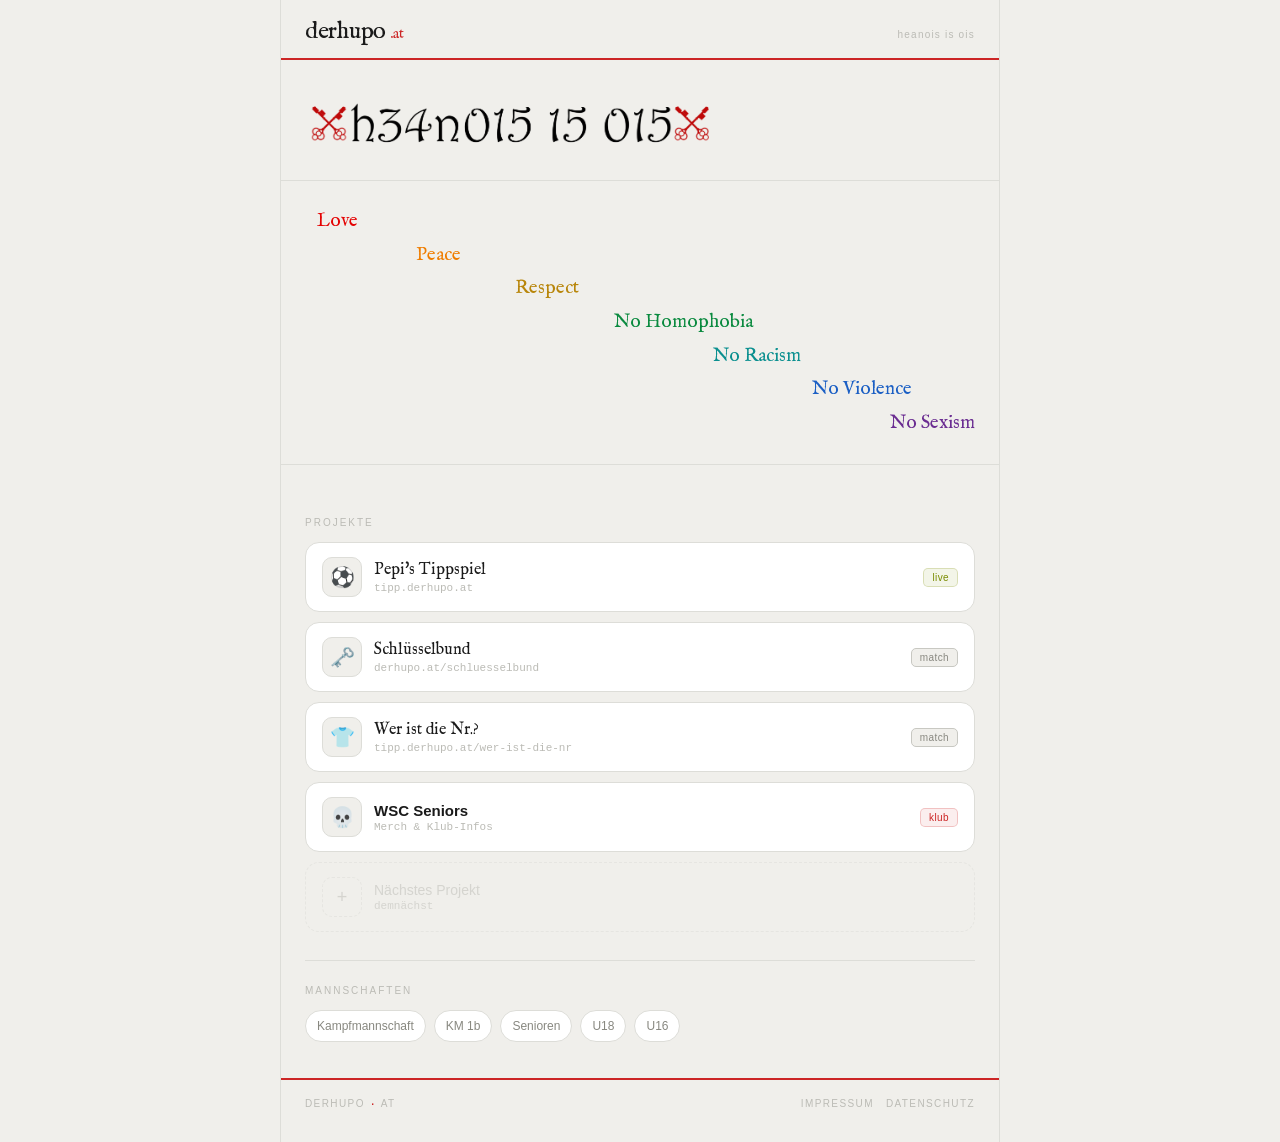
<file: index.html>
<!DOCTYPE html>
<html lang="de">
<head>
  <meta charset="UTF-8">
  <meta name="viewport" content="width=device-width, initial-scale=1.0">
  <meta name="description" content="Hubert Peer – Projekte aus Wien. Code, Fußball &amp; mehr.">
  <meta property="og:title" content="derhupo.at">
  <meta property="og:description" content="Hubert Peer – Projekte aus Wien. Code, Fußball &amp; mehr.">
  <meta property="og:url" content="https://derhupo.at">
  <title>derhupo.at</title>
  <link rel="stylesheet" href="assets/tokens.css">
  <style>
    /* ── Layout ── */
    .page {
      width: 100%;
      max-width: 480px;
      min-height: 100vh;
      display: flex;
      flex-direction: column;
      padding: 0 0 2rem;
    }

    @media (min-width: 560px) {
      .page {
        max-width: 560px;
        border-left: 0.5px solid var(--border);
        border-right: 0.5px solid var(--border);
      }
    }

    @media (min-width: 740px) {
      .page { max-width: 720px; }
    }

    /* ── Header ── */
    header {
      padding: 20px 24px 14px;
      border-bottom: 2px solid var(--red);
      display: flex;
      align-items: baseline;
      gap: 4px;
    }

    .logo-name {
      font-family: 'IM Fell English', Georgia, serif;
      font-size: 24px;
      font-weight: 400;
      color: var(--text);
      letter-spacing: -0.3px;
      line-height: 1;
    }

    .logo-tld {
      font-family: 'IM Fell English', Georgia, serif;
      font-size: 15px;
      font-weight: 400;
      color: var(--red);
      line-height: 1;
    }

    .header-tagline {
      margin-left: auto;
      font-size: 10px;
      letter-spacing: 0.12em;
      color: var(--text-faint);
    }

    /* ── Hero ── */
    .hero {
      padding: 32px 24px 28px;
      border-bottom: 1px solid var(--border);
    }

    .hero-title {
      font-family: 'IM Fell English', Georgia, serif;
      font-size: clamp(38px, 11vw, 52px);
      font-weight: 400;
      color: var(--text);
      line-height: 0.95;
      letter-spacing: -1px;
    }

    .hero-title .punct { color: var(--red); }

    /* "Fußball." als Bild: füllt die Breite, behält Seitenverhältnis */
    .hero-img {
      display: block;
      width: 100%;
      max-width: 420px;
      height: auto;
    }

    /* ── Werte-Treppe ── */
    .values {
      padding: 24px 24px 24px;
      border-bottom: 1px solid var(--border);
    }

    .values-stair {
      display: flex;
      flex-direction: column;
      align-items: flex-start; /* Items nur so breit wie ihr Inhalt */
      --s: 40px; /* Stufenversatz; wird per Breakpoint überschrieben */
    }

    .values-stair .step {
      padding: 4px 0 4px 12px;
      white-space: nowrap; /* kein Zeilenumbruch */
    }

    .values-stair .step:nth-child(1) { margin-left: 0; }
    .values-stair .step:nth-child(2) { margin-left: calc(var(--s) * 1); }
    .values-stair .step:nth-child(3) { margin-left: calc(var(--s) * 2); }
    .values-stair .step:nth-child(4) { margin-left: calc(var(--s) * 3); }
    .values-stair .step:nth-child(5) { margin-left: calc(var(--s) * 4); }
    .values-stair .step:nth-child(6) { margin-left: calc(var(--s) * 5); }
    .values-stair .step:nth-child(7) { margin-left: auto; } /* freier Raum links → rechtsbündig */

    .step-text {
      font-family: 'IM Fell English', Georgia, serif;
      font-size: 19px;
      line-height: 1.35;
    }

    /* ── Section ── */
    .section {
      padding: 24px 24px 0;
    }

    .section-label {
      font-size: 10px;
      letter-spacing: 0.2em;
      text-transform: uppercase;
      color: var(--text-faint);
      margin-bottom: 14px;
    }

    .cards {
      display: flex;
      flex-direction: column;
      gap: 10px;
    }

    /* ── Projekt-Card ── */
    .card {
      background: var(--surface);
      border: 0.5px solid var(--border);
      border-radius: var(--radius-card);
      padding: 14px 16px;
      display: flex;
      align-items: center;
      gap: 12px;
      text-decoration: none;
      color: inherit;
      transition: border-color 0.15s, transform 0.1s;
      -webkit-tap-highlight-color: transparent;
      min-height: 48px;
    }

    .card:hover  { border-color: var(--border-mid); }
    .card:active { transform: scale(0.985); }

    .card-icon {
      width: 40px;
      height: 40px;
      min-width: 40px;
      border-radius: var(--radius-icon);
      border: 0.5px solid var(--border);
      background: var(--bg);
      display: flex;
      align-items: center;
      justify-content: center;
      font-size: 20px;
      line-height: 1;
    }

    .card-body {
      flex: 1;
      min-width: 0;
    }

    .card-name {
      font-size: 15px;
      font-weight: 600;
      color: var(--text);
      white-space: nowrap;
      overflow: hidden;
      text-overflow: ellipsis;
    }

    .card-name-display {
      font-family: 'IM Fell English', Georgia, serif;
      font-size: 16px;
      font-weight: 400;
      color: var(--text);
      line-height: 1.2;
      white-space: nowrap;
      overflow: hidden;
      text-overflow: ellipsis;
    }

    .card-url {
      font-size: 11px;
      color: var(--text-faint);
      margin-top: 2px;
      font-family: 'SF Mono', 'Fira Code', monospace;
      white-space: nowrap;
      overflow: hidden;
      text-overflow: ellipsis;
    }

    .badge {
      font-size: 10px;
      font-weight: 500;
      padding: 3px 8px;
      border-radius: 5px;
      flex-shrink: 0;
      letter-spacing: 0.04em;
      white-space: nowrap;
    }

    .badge-live {
      background: var(--yellow-bg);
      color: var(--yellow);
      border: 0.5px solid var(--yellow-border);
    }

    .badge-klub {
      background: var(--red-bg);
      color: var(--red);
      border: 0.5px solid var(--red-border);
    }

    .badge-match {
      background: var(--bg);
      color: var(--text-muted);
      border: 0.5px solid var(--border-mid);
    }

    .card-placeholder {
      background: transparent;
      border: 0.5px dashed var(--border);
      border-radius: var(--radius-card);
      padding: 14px 16px;
      display: flex;
      align-items: center;
      gap: 12px;
      opacity: 0.5;
    }

    .card-placeholder .card-icon { border-style: dashed; font-size: 18px; color: var(--text-faint); }
    .card-placeholder .card-name { font-size: 14px; font-weight: 400; color: var(--text-faint); }

    /* ── Divider ── */
    .divider {
      margin: 28px 24px 0;
      border: none;
      border-top: 1px solid var(--border);
    }

    /* ── Mannschaften ── */
    .about {
      padding: 24px 24px 0;
    }

    .about-label {
      font-size: 10px;
      letter-spacing: 0.2em;
      text-transform: uppercase;
      color: var(--text-faint);
      margin-bottom: 14px;
    }

    .about-tags {
      display: flex;
      flex-wrap: wrap;
      gap: 8px;
    }

    .tag {
      font-size: 12px;
      padding: 5px 11px;
      border-radius: 20px;
      border: 0.5px solid var(--border);
      color: var(--text-muted);
      background: var(--surface);
      white-space: nowrap;
      text-decoration: none;
      min-height: 32px;
      display: inline-flex;
      align-items: center;
      transition: border-color 0.15s;
    }

    a.tag:hover { border-color: var(--border-mid); }

    /* ── Footer ── */
    footer {
      padding: 16px 24px 0;
      border-top: 2px solid var(--red);
      margin-top: 36px;
      display: flex;
      align-items: center;
      flex-wrap: wrap;
      gap: 6px;
    }

    .footer-text {
      font-size: 10px;
      letter-spacing: 0.14em;
      text-transform: uppercase;
      color: var(--text-faint);
    }

    .footer-dot { color: var(--red); font-size: 14px; line-height: 1; }

    .footer-links {
      margin-left: auto;
      display: flex;
      gap: 12px;
      align-items: center;
    }

    .footer-link {
      font-size: 10px;
      letter-spacing: 0.14em;
      text-transform: uppercase;
      color: var(--text-faint);
      text-decoration: none;
    }

    .footer-link:hover { color: var(--text-muted); }

    /* ── Responsive: Stufenversatz per Breakpoint ── */
    @media (max-width: 360px) {
      .values-stair { --s: 32px; }
      .step-text { font-size: 16px; }
    }

    @media (min-width: 560px) {
      .values-stair { --s: 72px; }
    }

    @media (min-width: 740px) {
      .values-stair { --s: 99px; }
    }

    @media (prefers-reduced-motion: reduce) {
      .card, .tag { transition: none; }
    }
  </style>
</head>
<body>

<div class="page">

  <header>
    <span class="logo-name">derhupo</span>
    <span class="logo-tld">.at</span>
    <span class="header-tagline">heanois is ois</span>
  </header>

  <section class="hero">
    <h1 class="hero-title">
      <img class="hero-img" src="assets/img/heanoisisois.png" alt="heanois is ois">
    </h1>
  </section>

  <section class="values">
    <div class="values-stair">
      <div class="step"><span class="step-text" style="color:#e40303;">Love</span></div>
      <div class="step"><span class="step-text" style="color:#ef7d00;">Peace</span></div>
      <div class="step"><span class="step-text" style="color:#b8860b;">Respect</span></div>
      <div class="step"><span class="step-text" style="color:#0a8a3f;">No Homophobia</span></div>
      <div class="step"><span class="step-text" style="color:#0a8f8f;">No Racism</span></div>
      <div class="step"><span class="step-text" style="color:#1b5fc4;">No Violence</span></div>
      <div class="step"><span class="step-text" style="color:#6a2c91;">No Sexism</span></div>
    </div>
  </section>

  <section class="section" style="margin-top: 28px;">
    <p class="section-label">Projekte</p>
    <div class="cards">

      <a class="card" href="https://tipp.derhupo.at" target="_blank" rel="noopener">
        <div class="card-icon">⚽</div>
        <div class="card-body">
          <div class="card-name-display">Pepi's Tippspiel</div>
          <div class="card-url">tipp.derhupo.at</div>
        </div>
        <span class="badge badge-live">live</span>
      </a>

      <a class="card" href="/schluesselbund/">
        <div class="card-icon">🗝️</div>
        <div class="card-body">
          <div class="card-name-display">Schlüsselbund</div>
          <div class="card-url">derhupo.at/schluesselbund</div>
        </div>
        <span class="badge badge-match">match</span>
      </a>

      <a class="card" href="https://tipp.derhupo.at/wer-ist-die-nr">
        <div class="card-icon">👕</div>
        <div class="card-body">
          <div class="card-name-display">Wer ist die Nr.?</div>
          <div class="card-url">tipp.derhupo.at/wer-ist-die-nr</div>
        </div>
        <span class="badge badge-match">match</span>
      </a>

      <a class="card" href="https://hupo.myspreadshop.at" target="_blank" rel="noopener">
        <div class="card-icon">💀</div>
        <div class="card-body">
          <div class="card-name">WSC Seniors</div>
          <div class="card-url">Merch &amp; Klub-Infos</div>
        </div>
        <span class="badge badge-klub">klub</span>
      </a>

      <div class="card-placeholder">
        <div class="card-icon">+</div>
        <div class="card-body">
          <div class="card-name">Nächstes Projekt</div>
          <div class="card-url">demnächst</div>
        </div>
      </div>

    </div>
  </section>

  <hr class="divider">

  <section class="about">
    <p class="about-label">Mannschaften</p>
    <div class="about-tags">
      <a class="tag" href="https://vereine.oefb.at/WienerSportclub/Mannschaften/Saison-2026-27/KM/Kader/" target="_blank" rel="noopener">Kampfmannschaft</a>
      <a class="tag" href="https://vereine.oefb.at/WienerSportclub/Mannschaften/Saison-2026-27/KM-1b/Kader/" target="_blank" rel="noopener">KM 1b</a>
      <a class="tag" href="https://vereine.oefb.at/WienerSportclub/Mannschaften/Saison-2026-27/KM-Sen-/Kader/" target="_blank" rel="noopener">Senioren</a>
      <a class="tag" href="https://vereine.oefb.at/WienerSportclub/Mannschaften/Saison-2026-27/U18-A/Kader/" target="_blank" rel="noopener">U18</a>
      <a class="tag" href="https://vereine.oefb.at/WienerSportclub/Mannschaften/Saison-2026-27/U16-A/Kader/" target="_blank" rel="noopener">U16</a>
    </div>
  </section>

  <footer>
    <span class="footer-text">derhupo</span>
    <span class="footer-dot">·</span>
    <span class="footer-text">at</span>
    <div class="footer-links">
      <a class="footer-link" href="impressum.html">Impressum</a>
      <a class="footer-link" href="datenschutz.html">Datenschutz</a>
    </div>
  </footer>

</div>

</body>
</html>
</file>
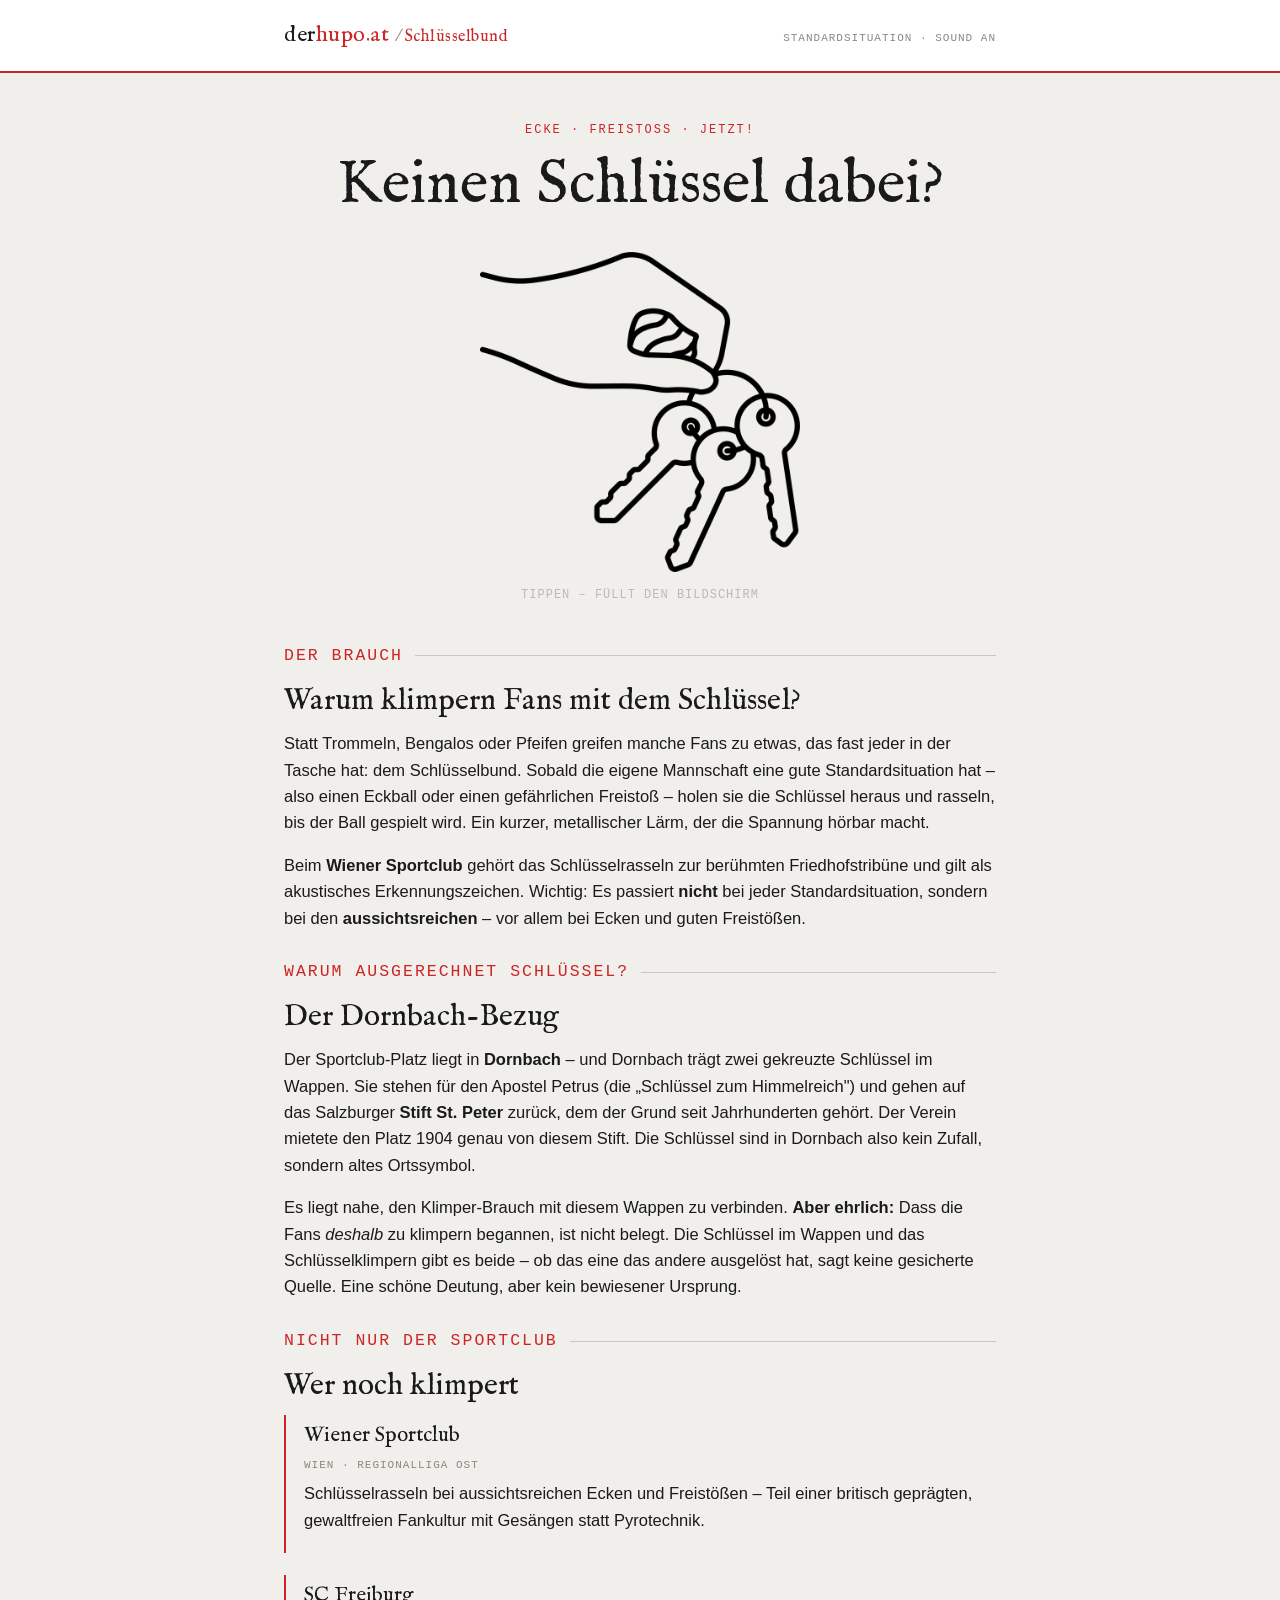
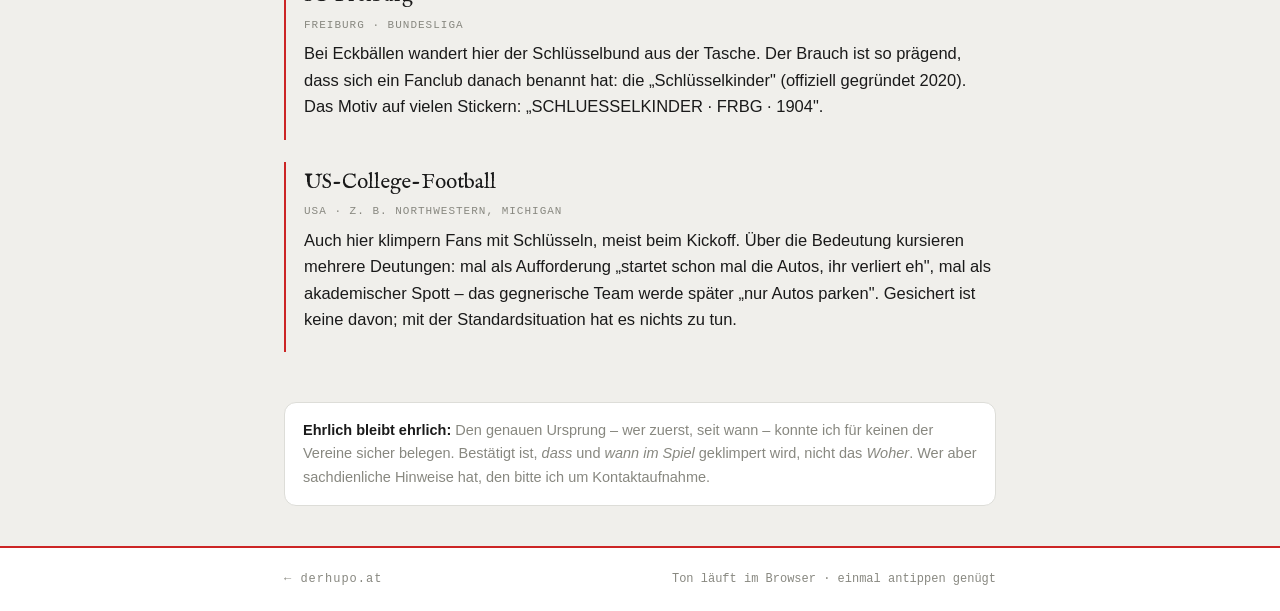
<file: schluesselbund/index.html>
<!doctype html>
<html lang="de">
<head>
<meta charset="utf-8">
<meta name="viewport" content="width=device-width, initial-scale=1">
<title>Schlüsselbund – wenn du keinen dabei hast</title>
<meta name="description" content="Digitaler Schlüsselbund für die Standardsituation. Hand antippen, das Klimpern füllt den ganzen Bildschirm. Plus: woher der Brauch kommt und der Dornbach-Bezug.">
<style>
  @font-face {
    font-family: 'IM Fell English';
    font-style: normal;
    font-weight: 400;
    font-display: swap;
    src: url('../assets/fonts/im-fell-english-regular.woff2') format('woff2');
  }
  @font-face {
    font-family: 'IM Fell English';
    font-style: italic;
    font-weight: 400;
    font-display: swap;
    src: url('../assets/fonts/im-fell-english-italic.woff2') format('woff2');
  }

  :root{
    --bg:#f0efeb; --surface:#ffffff; --border:#ddddd8; --border-mid:#c8c8c2;
    --text:#1a1a1a; --text-muted:#888880; --text-faint:#bbbbb5;
    --red:#cc2525; --ink:#111111;
    --display:'IM Fell English', Georgia, serif;
    --body:-apple-system, BlinkMacSystemFont, 'Segoe UI', Roboto, Helvetica, Arial, sans-serif;
    --mono:ui-monospace, 'SF Mono', Menlo, Consolas, monospace;
  }
  *{box-sizing:border-box}
  html{-webkit-text-size-adjust:100%}
  body{margin:0;background:var(--bg);color:var(--text);font-family:var(--body);line-height:1.6;-webkit-font-smoothing:antialiased}
  .wrap{max-width:760px;margin:0 auto;padding:0 24px}

  header{border-bottom:2px solid var(--red);background:var(--surface)}
  .head-inner{max-width:760px;margin:0 auto;padding:18px 24px;display:flex;align-items:baseline;justify-content:space-between;gap:12px}
  .brand{font-family:var(--display);font-size:22px;letter-spacing:.5px}
  .brand b{color:var(--red);font-weight:400}
  .head-meta{font-family:var(--mono);font-size:11px;color:var(--text-muted);text-transform:uppercase;letter-spacing:1px}

  .hero{padding:48px 0 30px;text-align:center}
  .eyebrow{font-family:var(--mono);font-size:12px;letter-spacing:2px;text-transform:uppercase;color:var(--red);margin:0 0 14px}
  h1{font-family:var(--display);font-weight:400;font-size:clamp(38px,8vw,62px);line-height:1.02;margin:0}

  /* Kleine Hand = Auslöser */
  .stage{
    margin:34px auto 6px;width:320px;max-width:82vw;position:relative;cursor:pointer;
    user-select:none;-webkit-user-select:none;border:none;background:none;padding:0;display:block;
    -webkit-tap-highlight-color:transparent;line-height:0;
  }
  .stage:focus-visible{outline:3px solid var(--red);outline-offset:10px;border-radius:14px}
  .stage img{width:100%;height:auto;display:block;transition:transform .15s}
  .stage:hover img{transform:translateY(-3px)}
  .tap-hint{font-family:var(--mono);font-size:12px;letter-spacing:1px;text-transform:uppercase;color:var(--text-faint);text-align:center;margin:14px 0 0}
  .stage:hover ~ .tap-hint{color:var(--text-muted)}

  /* Vollbild-Overlay */
  .overlay{
    position:fixed;inset:0;z-index:50;background:var(--bg);
    display:flex;flex-direction:column;align-items:center;justify-content:center;gap:24px;
    opacity:0;visibility:hidden;transition:opacity .25s ease;cursor:pointer;
  }
  .overlay.open{opacity:1;visibility:visible}
  .overlay img{width:min(82vw,78vh);height:auto;transform-origin:50% 28%}
  .overlay.open img{animation:shake .16s ease-in-out infinite}
  .overlay .big-hint{font-family:var(--mono);font-size:13px;letter-spacing:1.5px;text-transform:uppercase;color:var(--red)}
  .overlay .closex{position:absolute;top:20px;right:24px;font-family:var(--mono);font-size:13px;letter-spacing:1px;text-transform:uppercase;color:var(--text-muted);border:1px solid var(--border-mid);border-radius:999px;padding:8px 14px;background:var(--surface)}

  @keyframes shake{
    0%{transform:rotate(0)} 20%{transform:rotate(-2.6deg)} 40%{transform:rotate(1.9deg)}
    60%{transform:rotate(-1.5deg)} 80%{transform:rotate(2.6deg)} 100%{transform:rotate(0)}
  }

  .audio-missing{display:none;max-width:520px;margin:18px auto 0;background:#fff;border:1px solid var(--border);border-radius:10px;padding:12px 14px;font-size:13px;color:var(--text-muted)}
  .audio-missing code{font-family:var(--mono);font-size:12px;color:var(--text);background:var(--bg);padding:1px 5px;border-radius:4px}

  section.read{padding:8px 0 4px}
  .kicker{font-family:var(--mono);font-size:12px;letter-spacing:2px;text-transform:uppercase;color:var(--red);margin:34px 0 10px;display:flex;align-items:center;gap:12px}
  .kicker::after{content:"";flex:1;height:1px;background:var(--border-mid)}
  section.read h2{font-family:var(--display);font-weight:400;font-size:30px;line-height:1.1;margin:0 0 12px}
  section.read p{margin:0 0 16px;font-size:16.5px}

  .club{border-left:2px solid var(--red);padding:4px 0 4px 18px;margin:0 0 22px}
  .club h3{font-family:var(--display);font-weight:400;font-size:21px;margin:0 0 4px}
  .club .where{font-family:var(--mono);font-size:11px;letter-spacing:1px;text-transform:uppercase;color:var(--text-muted);margin:0 0 6px}
  .club p{font-size:15.5px;margin:0}

  .note{background:var(--surface);border:1px solid var(--border);border-radius:12px;padding:16px 18px;font-size:14.5px;color:var(--text-muted);margin:24px 0}
  .note b{color:var(--text)}

  footer{border-top:2px solid var(--red);background:var(--surface);margin-top:40px;padding:22px 0}
  .foot-inner{max-width:760px;margin:0 auto;padding:0 24px;font-family:var(--mono);font-size:12px;color:var(--text-muted);display:flex;justify-content:space-between;gap:12px;flex-wrap:wrap}

  @media (max-width:520px){ .head-meta{display:none} }
  @media (prefers-reduced-motion: reduce){ .overlay.open img{animation:none} }
</style>
</head>
<body>

<header>
  <div class="head-inner">
    <div class="brand"><a href="/" style="text-decoration:none;color:inherit">der<b>hupo</b><span style="color:var(--red)">.at</span></a> <span style="font-size:16px;color:var(--text-muted);font-weight:400"> / <b>Schlüsselbund</b></span></div>
    <div class="head-meta">Standardsituation · Sound an</div>
  </div>
</header>

<main class="wrap">

  <div class="hero">
    <p class="eyebrow">Ecke · Freistoß · jetzt!</p>
    <h1>Keinen Schlüssel dabei?</h1>

    <button class="stage" id="stage" aria-label="Schlüsselbund im Vollbild klimpern lassen">
      <img id="handimg" src="hand_outline.png" alt="Hand mit Schlüsselbund" draggable="false">
    </button>
    <p class="tap-hint" id="hint">Tippen – füllt den Bildschirm</p>

    <div class="audio-missing" id="missing">
      Klang-Datei nicht gefunden. Lege <code>klimpern.mp3</code> in denselben Ordner wie diese Seite.
    </div>
  </div>

  <section class="read">
    <p class="kicker">Der Brauch</p>
    <h2>Warum klimpern Fans mit dem Schlüssel?</h2>
    <p>Statt Trommeln, Bengalos oder Pfeifen greifen manche Fans zu etwas, das fast jeder in der Tasche hat: dem Schlüsselbund. Sobald die eigene Mannschaft eine gute Standardsituation hat – also einen Eckball oder einen gefährlichen Freistoß – holen sie die Schlüssel heraus und rasseln, bis der Ball gespielt wird. Ein kurzer, metallischer Lärm, der die Spannung hörbar macht.</p>
    <p>Beim <b>Wiener Sportclub</b> gehört das Schlüsselrasseln zur berühmten Friedhofstribüne und gilt als akustisches Erkennungszeichen. Wichtig: Es passiert <b>nicht</b> bei jeder Standardsituation, sondern bei den <b>aussichtsreichen</b> – vor allem bei Ecken und guten Freistößen.</p>
  </section>

  <section class="read">
    <p class="kicker">Warum ausgerechnet Schlüssel?</p>
    <h2>Der Dornbach-Bezug</h2>
    <p>Der Sportclub-Platz liegt in <b>Dornbach</b> – und Dornbach trägt zwei gekreuzte Schlüssel im Wappen. Sie stehen für den Apostel Petrus (die „Schlüssel zum Himmelreich") und gehen auf das Salzburger <b>Stift St. Peter</b> zurück, dem der Grund seit Jahrhunderten gehört. Der Verein mietete den Platz 1904 genau von diesem Stift. Die Schlüssel sind in Dornbach also kein Zufall, sondern altes Ortssymbol.</p>
    <p>Es liegt nahe, den Klimper-Brauch mit diesem Wappen zu verbinden. <b>Aber ehrlich:</b> Dass die Fans <i>deshalb</i> zu klimpern begannen, ist nicht belegt. Die Schlüssel im Wappen und das Schlüsselklimpern gibt es beide – ob das eine das andere ausgelöst hat, sagt keine gesicherte Quelle. Eine schöne Deutung, aber kein bewiesener Ursprung.</p>
  </section>

  <section class="read">
    <p class="kicker">Nicht nur der Sportclub</p>
    <h2>Wer noch klimpert</h2>
    <div class="club">
      <h3>Wiener Sportclub</h3>
      <p class="where">Wien · Regionalliga Ost</p>
      <p>Schlüsselrasseln bei aussichtsreichen Ecken und Freistößen – Teil einer britisch geprägten, gewaltfreien Fankultur mit Gesängen statt Pyrotechnik.</p>
    </div>
    <div class="club">
      <h3>SC Freiburg</h3>
      <p class="where">Freiburg · Bundesliga</p>
      <p>Bei Eckbällen wandert hier der Schlüsselbund aus der Tasche. Der Brauch ist so prägend, dass sich ein Fanclub danach benannt hat: die „Schlüsselkinder" (offiziell gegründet 2020). Das Motiv auf vielen Stickern: „SCHLUESSELKINDER · FRBG · 1904".</p>
    </div>
    <div class="club">
      <h3>US-College-Football</h3>
      <p class="where">USA · z. B. Northwestern, Michigan</p>
      <p>Auch hier klimpern Fans mit Schlüsseln, meist beim Kickoff. Über die Bedeutung kursieren mehrere Deutungen: mal als Aufforderung „startet schon mal die Autos, ihr verliert eh", mal als akademischer Spott – das gegnerische Team werde später „nur Autos parken". Gesichert ist keine davon; mit der Standardsituation hat es nichts zu tun.</p>
    </div>
  </section>

  <div class="note">
    <b>Ehrlich bleibt ehrlich:</b> Den genauen Ursprung – wer zuerst, seit wann – konnte ich für keinen der Vereine sicher belegen. Bestätigt ist, <i>dass</i> und <i>wann im Spiel</i> geklimpert wird, nicht das <i>Woher</i>. Wer aber sachdienliche Hinweise hat, den bitte ich um Kontaktaufnahme.
  </div>

</main>

<footer>
  <div class="foot-inner">
    <a href="/" style="font-family:var(--mono);font-size:12px;color:var(--text-muted);text-decoration:none;letter-spacing:1px">← derhupo.at</a>
    <span>Ton läuft im Browser · einmal antippen genügt</span>
  </div>
</footer>

<!-- Vollbild-Overlay -->
<div class="overlay" id="overlay" role="dialog" aria-label="Schlüsselbund klimpert">
  <span class="closex">✕ Tippen zum Stoppen</span>
  <img src="hand_outline.png" alt="Großer Schlüsselbund, der klimpert" draggable="false">
  <span class="big-hint">…klingelt… irgendwo tippen zum Stoppen</span>
</div>

<audio id="snd" src="klimpern.mp3" loop preload="auto"></audio>

<script>
(function(){
  "use strict";
  var stage=document.getElementById("stage");
  var overlay=document.getElementById("overlay");
  var snd=document.getElementById("snd");
  var missing=document.getElementById("missing");
  var open=false;

  snd.addEventListener("error",function(){ missing.style.display="block"; });

  function start(){
    var p=snd.play();
    if(p&&p.catch){ p.catch(function(){ missing.style.display="block"; }); }
    open=true; overlay.classList.add("open");
  }
  function stop(){
    snd.pause(); snd.currentTime=0;
    open=false; overlay.classList.remove("open");
  }

  stage.addEventListener("click",start);
  stage.addEventListener("keydown",function(e){ if(e.code==="Space"||e.code==="Enter"){e.preventDefault();start();} });
  overlay.addEventListener("click",stop);
  document.addEventListener("keydown",function(e){ if(open&&e.code==="Escape"){ stop(); } });
})();
</script>
</body>
</html>
</file>
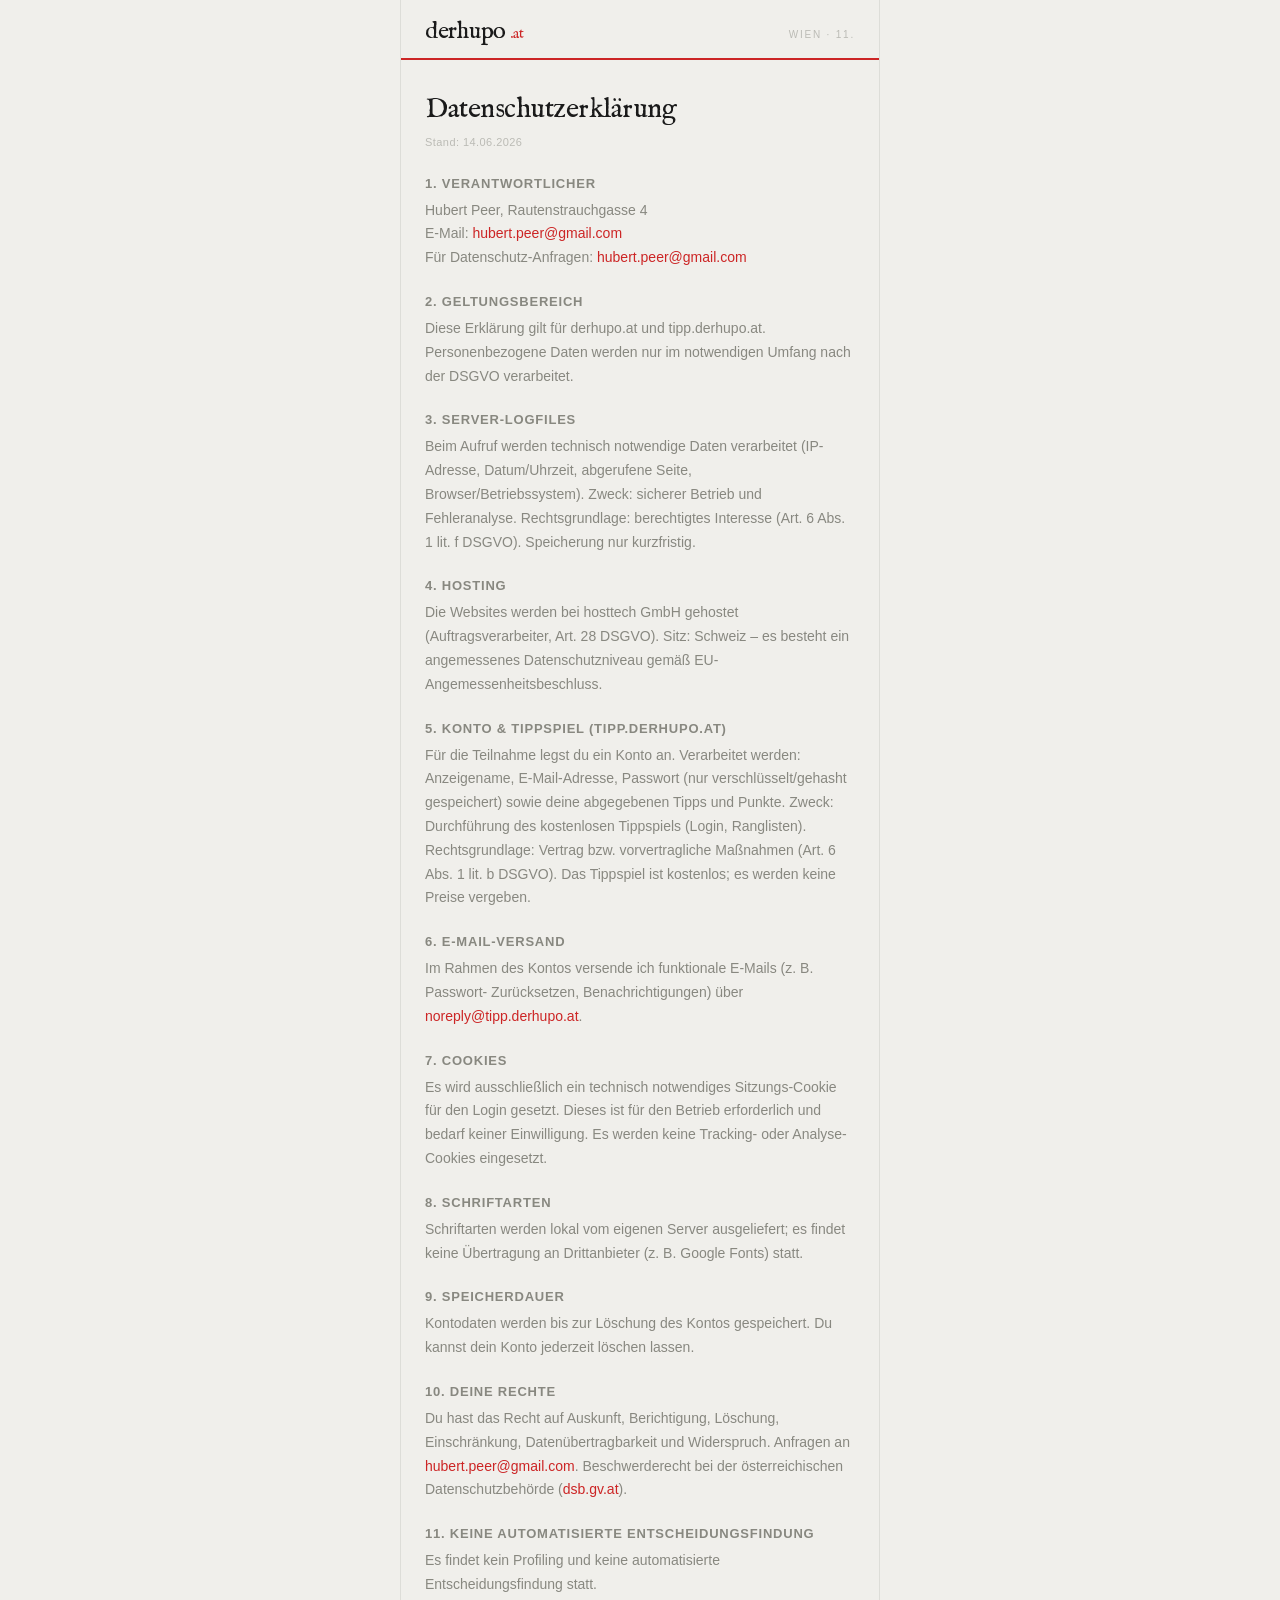
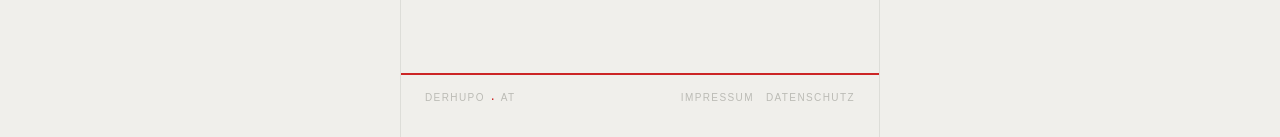
<file: datenschutz.html>
<!DOCTYPE html>
<html lang="de">
<head>
  <meta charset="UTF-8">
  <meta name="viewport" content="width=device-width, initial-scale=1.0">
  <meta name="robots" content="noindex">
  <title>Datenschutz – derhupo.at</title>
  <link rel="stylesheet" href="assets/tokens.css">
  <style>
    .page {
      width: 100%;
      max-width: 480px;
      min-height: 100vh;
      display: flex;
      flex-direction: column;
      padding: 0 0 2rem;
    }

    header {
      padding: 20px 24px 14px;
      border-bottom: 2px solid var(--red);
      display: flex;
      align-items: baseline;
      gap: 4px;
    }

    .logo-name {
      font-family: 'IM Fell English', Georgia, serif;
      font-size: 24px;
      font-weight: 400;
      color: var(--text);
      letter-spacing: -0.3px;
      line-height: 1;
      text-decoration: none;
    }

    .logo-tld {
      font-family: 'IM Fell English', Georgia, serif;
      font-size: 15px;
      font-weight: 400;
      color: var(--red);
      line-height: 1;
    }

    .header-location {
      margin-left: auto;
      font-size: 10px;
      letter-spacing: 0.18em;
      text-transform: uppercase;
      color: var(--text-faint);
    }

    .content {
      padding: 32px 24px;
      flex: 1;
    }

    .content h1 {
      font-family: 'IM Fell English', Georgia, serif;
      font-size: 28px;
      font-weight: 400;
      color: var(--text);
      margin-bottom: 6px;
      letter-spacing: -0.5px;
    }

    .content .stand {
      font-size: 11px;
      color: var(--text-faint);
      margin-bottom: 24px;
      letter-spacing: 0.04em;
    }

    .content h2 {
      font-size: 13px;
      font-weight: 600;
      letter-spacing: 0.06em;
      text-transform: uppercase;
      color: var(--text-muted);
      margin: 24px 0 8px;
    }

    .content p {
      font-size: 14px;
      color: var(--text-muted);
      line-height: 1.7;
      margin-bottom: 8px;
    }

    .content a {
      color: var(--red);
      text-decoration: none;
    }

    .content a:hover { text-decoration: underline; }

    footer {
      padding: 16px 24px 0;
      border-top: 2px solid var(--red);
      margin-top: 36px;
      display: flex;
      align-items: center;
      flex-wrap: wrap;
      gap: 6px;
    }

    .footer-text {
      font-size: 10px;
      letter-spacing: 0.14em;
      text-transform: uppercase;
      color: var(--text-faint);
    }

    .footer-dot { color: var(--red); font-size: 14px; line-height: 1; }

    .footer-links {
      margin-left: auto;
      display: flex;
      gap: 12px;
      align-items: center;
    }

    .footer-link {
      font-size: 10px;
      letter-spacing: 0.14em;
      text-transform: uppercase;
      color: var(--text-faint);
      text-decoration: none;
    }

    .footer-link:hover { color: var(--text-muted); }

    @media (min-width: 520px) {
      .page { border-left: 0.5px solid var(--border); border-right: 0.5px solid var(--border); }
    }
  </style>
</head>
<body>

<div class="page">

  <header>
    <a href="index.html" class="logo-name">derhupo</a>
    <span class="logo-tld">.at</span>
    <span class="header-location">Wien · 11.</span>
  </header>

  <div class="content">
    <h1>Datenschutzerklärung</h1>
    <p class="stand">Stand: 14.06.2026</p>

    <h2>1. Verantwortlicher</h2>
    <p>
      Hubert Peer, Rautenstrauchgasse 4<br>
      E-Mail: <a href="mailto:hubert.peer@gmail.com">hubert.peer@gmail.com</a><br>
      Für Datenschutz-Anfragen: <a href="mailto:hubert.peer@gmail.com">hubert.peer@gmail.com</a>
    </p>

    <h2>2. Geltungsbereich</h2>
    <p>
      Diese Erklärung gilt für derhupo.at und tipp.derhupo.at. Personenbezogene
      Daten werden nur im notwendigen Umfang nach der DSGVO verarbeitet.
    </p>

    <h2>3. Server-Logfiles</h2>
    <p>
      Beim Aufruf werden technisch notwendige Daten verarbeitet (IP-Adresse,
      Datum/Uhrzeit, abgerufene Seite, Browser/Betriebssystem). Zweck: sicherer
      Betrieb und Fehleranalyse. Rechtsgrundlage: berechtigtes Interesse
      (Art. 6 Abs. 1 lit. f DSGVO). Speicherung nur kurzfristig.
    </p>

    <h2>4. Hosting</h2>
    <p>
      Die Websites werden bei hosttech GmbH gehostet (Auftragsverarbeiter,
      Art. 28 DSGVO). Sitz: Schweiz – es besteht ein angemessenes
      Datenschutzniveau gemäß EU-Angemessenheitsbeschluss.
    </p>

    <h2>5. Konto &amp; Tippspiel (tipp.derhupo.at)</h2>
    <p>
      Für die Teilnahme legst du ein Konto an. Verarbeitet werden: Anzeigename,
      E-Mail-Adresse, Passwort (nur verschlüsselt/gehasht gespeichert) sowie
      deine abgegebenen Tipps und Punkte. Zweck: Durchführung des kostenlosen
      Tippspiels (Login, Ranglisten). Rechtsgrundlage: Vertrag bzw.
      vorvertragliche Maßnahmen (Art. 6 Abs. 1 lit. b DSGVO). Das Tippspiel ist
      kostenlos; es werden keine Preise vergeben.
    </p>

    <h2>6. E-Mail-Versand</h2>
    <p>
      Im Rahmen des Kontos versende ich funktionale E-Mails (z. B. Passwort-
      Zurücksetzen, Benachrichtigungen) über
      <a href="mailto:noreply@tipp.derhupo.at">noreply@tipp.derhupo.at</a>.
    </p>

    <h2>7. Cookies</h2>
    <p>
      Es wird ausschließlich ein technisch notwendiges Sitzungs-Cookie für den
      Login gesetzt. Dieses ist für den Betrieb erforderlich und bedarf keiner
      Einwilligung. Es werden keine Tracking- oder Analyse-Cookies eingesetzt.
    </p>

    <h2>8. Schriftarten</h2>
    <p>
      Schriftarten werden lokal vom eigenen Server ausgeliefert; es findet keine
      Übertragung an Drittanbieter (z. B. Google Fonts) statt.
    </p>

    <h2>9. Speicherdauer</h2>
    <p>
      Kontodaten werden bis zur Löschung des Kontos gespeichert. Du kannst dein
      Konto jederzeit löschen lassen.
    </p>

    <h2>10. Deine Rechte</h2>
    <p>
      Du hast das Recht auf Auskunft, Berichtigung, Löschung, Einschränkung,
      Datenübertragbarkeit und Widerspruch. Anfragen an
      <a href="mailto:hubert.peer@gmail.com">hubert.peer@gmail.com</a>.
      Beschwerderecht bei der österreichischen Datenschutzbehörde
      (<a href="https://www.dsb.gv.at" target="_blank" rel="noopener">dsb.gv.at</a>).
    </p>

    <h2>11. Keine automatisierte Entscheidungsfindung</h2>
    <p>
      Es findet kein Profiling und keine automatisierte Entscheidungsfindung statt.
    </p>
  </div>

  <footer>
    <span class="footer-text">derhupo</span>
    <span class="footer-dot">·</span>
    <span class="footer-text">at</span>
    <div class="footer-links">
      <a class="footer-link" href="impressum.html">Impressum</a>
      <a class="footer-link" href="datenschutz.html">Datenschutz</a>
    </div>
  </footer>

</div>

</body>
</html>
</file>
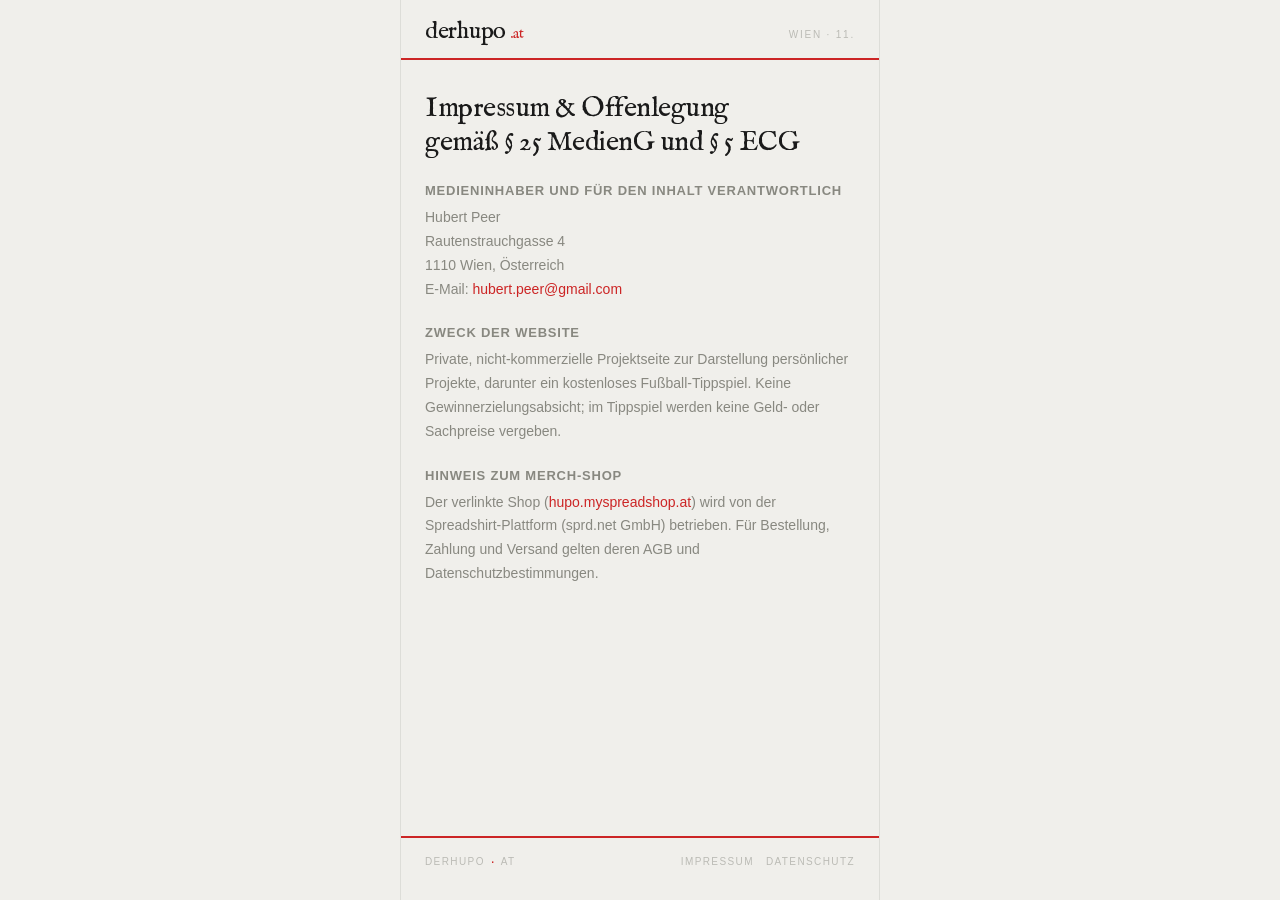
<file: impressum.html>
<!DOCTYPE html>
<html lang="de">
<head>
  <meta charset="UTF-8">
  <meta name="viewport" content="width=device-width, initial-scale=1.0">
  <meta name="robots" content="noindex">
  <title>Impressum – derhupo.at</title>
  <link rel="stylesheet" href="assets/tokens.css">
  <style>
    .page {
      width: 100%;
      max-width: 480px;
      min-height: 100vh;
      display: flex;
      flex-direction: column;
      padding: 0 0 2rem;
    }

    header {
      padding: 20px 24px 14px;
      border-bottom: 2px solid var(--red);
      display: flex;
      align-items: baseline;
      gap: 4px;
    }

    .logo-name {
      font-family: 'IM Fell English', Georgia, serif;
      font-size: 24px;
      font-weight: 400;
      color: var(--text);
      letter-spacing: -0.3px;
      line-height: 1;
      text-decoration: none;
    }

    .logo-tld {
      font-family: 'IM Fell English', Georgia, serif;
      font-size: 15px;
      font-weight: 400;
      color: var(--red);
      line-height: 1;
    }

    .header-location {
      margin-left: auto;
      font-size: 10px;
      letter-spacing: 0.18em;
      text-transform: uppercase;
      color: var(--text-faint);
    }

    .content {
      padding: 32px 24px;
      flex: 1;
    }

    .content h1 {
      font-family: 'IM Fell English', Georgia, serif;
      font-size: 28px;
      font-weight: 400;
      color: var(--text);
      margin-bottom: 24px;
      letter-spacing: -0.5px;
      line-height: 1.2;
    }

    .content h2 {
      font-size: 13px;
      font-weight: 600;
      letter-spacing: 0.06em;
      text-transform: uppercase;
      color: var(--text-muted);
      margin: 24px 0 8px;
    }

    .content p {
      font-size: 14px;
      color: var(--text-muted);
      line-height: 1.7;
      margin-bottom: 8px;
    }

    .content a {
      color: var(--red);
      text-decoration: none;
    }

    .content a:hover { text-decoration: underline; }

    footer {
      padding: 16px 24px 0;
      border-top: 2px solid var(--red);
      margin-top: 36px;
      display: flex;
      align-items: center;
      flex-wrap: wrap;
      gap: 6px;
    }

    .footer-text {
      font-size: 10px;
      letter-spacing: 0.14em;
      text-transform: uppercase;
      color: var(--text-faint);
    }

    .footer-dot { color: var(--red); font-size: 14px; line-height: 1; }

    .footer-links {
      margin-left: auto;
      display: flex;
      gap: 12px;
      align-items: center;
    }

    .footer-link {
      font-size: 10px;
      letter-spacing: 0.14em;
      text-transform: uppercase;
      color: var(--text-faint);
      text-decoration: none;
    }

    .footer-link:hover { color: var(--text-muted); }

    @media (min-width: 520px) {
      .page { border-left: 0.5px solid var(--border); border-right: 0.5px solid var(--border); }
    }
  </style>
</head>
<body>

<div class="page">

  <header>
    <a href="index.html" class="logo-name">derhupo</a>
    <span class="logo-tld">.at</span>
    <span class="header-location">Wien · 11.</span>
  </header>

  <div class="content">
    <h1>Impressum &amp; Offenlegung<br>gemäß § 25 MedienG und § 5 ECG</h1>

    <h2>Medieninhaber und für den Inhalt verantwortlich</h2>
    <p>
      Hubert Peer<br>
      Rautenstrauchgasse 4<br>
      1110 Wien, Österreich<br>
      E-Mail: <a href="mailto:hubert.peer@gmail.com">hubert.peer@gmail.com</a>
    </p>

    <h2>Zweck der Website</h2>
    <p>
      Private, nicht-kommerzielle Projektseite zur Darstellung persönlicher
      Projekte, darunter ein kostenloses Fußball-Tippspiel. Keine
      Gewinnerzielungsabsicht; im Tippspiel werden keine Geld- oder Sachpreise
      vergeben.
    </p>

    <h2>Hinweis zum Merch-Shop</h2>
    <p>
      Der verlinkte Shop (<a href="https://hupo.myspreadshop.at" target="_blank" rel="noopener">hupo.myspreadshop.at</a>)
      wird von der Spreadshirt-Plattform (sprd.net GmbH) betrieben. Für
      Bestellung, Zahlung und Versand gelten deren AGB und
      Datenschutzbestimmungen.
    </p>
  </div>

  <footer>
    <span class="footer-text">derhupo</span>
    <span class="footer-dot">·</span>
    <span class="footer-text">at</span>
    <div class="footer-links">
      <a class="footer-link" href="impressum.html">Impressum</a>
      <a class="footer-link" href="datenschutz.html">Datenschutz</a>
    </div>
  </footer>

</div>

</body>
</html>
</file>
<file: assets/tokens.css>
/* ── Fonts (self-hosted, kein Google-Request) ── */
@font-face {
  font-family: 'IM Fell English';
  font-style: normal;
  font-weight: 400;
  font-display: swap;
  src: url('fonts/im-fell-english-regular.woff2') format('woff2');
}

@font-face {
  font-family: 'IM Fell English';
  font-style: italic;
  font-weight: 400;
  font-display: swap;
  src: url('fonts/im-fell-english-italic.woff2') format('woff2');
}

/* ── Reset ── */
*, *::before, *::after {
  box-sizing: border-box;
  margin: 0;
  padding: 0;
}

/* ── Design Tokens ── */
:root {
  --bg:            #f0efeb;
  --surface:       #ffffff;
  --border:        #ddddd8;
  --border-mid:    #c8c8c2;
  --text:          #1a1a1a;
  --text-muted:    #888880;
  --text-faint:    #bbbbb5;
  --red:           #cc2525;
  --red-bg:        rgba(204, 37, 37, 0.08);
  --red-border:    rgba(204, 37, 37, 0.22);
  --yellow:        #7a8c00;
  --yellow-bg:     rgba(122, 140, 0, 0.09);
  --yellow-border: rgba(122, 140, 0, 0.22);
  --radius-card:   14px;
  --radius-icon:   10px;
}

/* ── Base ── */
html {
  background: var(--bg);
  color: var(--text);
  font-family: -apple-system, BlinkMacSystemFont, 'Segoe UI', Helvetica, Arial, sans-serif;
  font-size: 16px;
  -webkit-font-smoothing: antialiased;
  min-height: 100%;
}

body {
  background: var(--bg);
  min-height: 100vh;
  display: flex;
  flex-direction: column;
  align-items: center;
}
</file>
